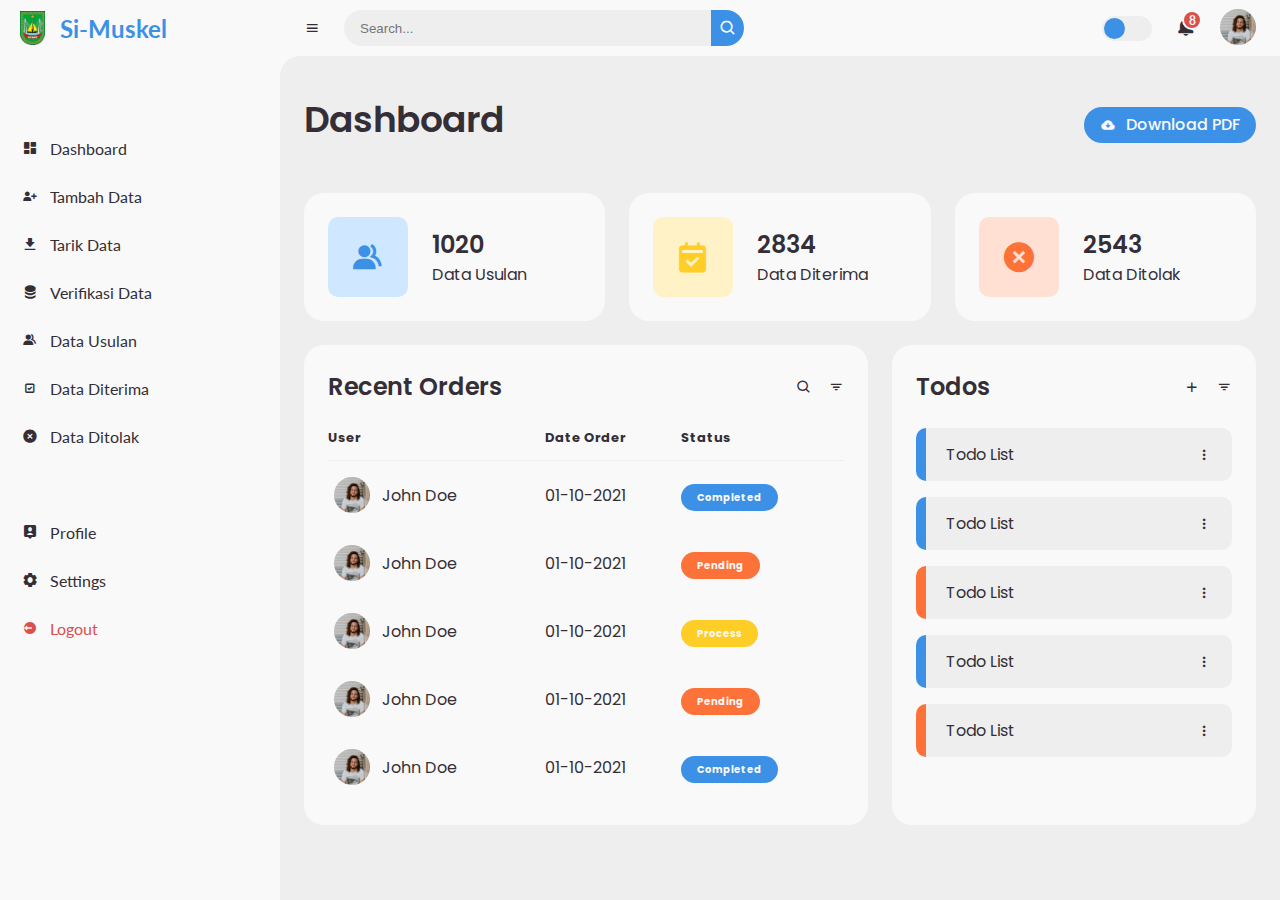
<file: index.html>
<!DOCTYPE html>
<html lang="en">
<head>
	<meta charset="UTF-8">
	<meta name="viewport" content="width=device-width, initial-scale=1.0">

	<!-- Boxicons -->
	<link href='https://unpkg.com/boxicons@2.0.9/css/boxicons.min.css' rel='stylesheet'>
	<!-- My CSS -->
	<link rel="stylesheet" href="style.css">

	<title>Si-Muskel</title>
</head>
<body>

	<!-- SIDEBAR -->
	<section id="sidebar">
		
	</section>
	<!-- SIDEBAR -->



	<!-- CONTENT -->
	<section id="content">
		<!-- NAVBAR -->
		<nav class="navbar">
			<i class='bx bx-menu' ></i>
			<form action="#">
				<div class="form-input">
					<input type="search" placeholder="Search...">
					<button type="submit" class="search-btn"><i class='bx bx-search' ></i></button>
				</div>
			</form>
			<input type="checkbox" id="switch-mode" hidden>
			<label for="switch-mode" class="switch-mode"></label>
			<a href="#" class="notification">
				<i class='bx bxs-bell' ></i>
				<span class="num">8</span>
			</a>
			<a href="#" class="profile">
				<img src="img/people.png">
			</a>
		</nav>
		<!-- NAVBAR -->

		<!-- MAIN -->
		<main>
			<div class="head-title">
				<div class="left">
					<h1>Dashboard</h1>
				</div>
				<a href="#" class="btn-download">
					<i class='bx bxs-cloud-download' ></i>
					<span class="text">Download PDF</span>
				</a>
			</div>

			<ul class="box-info">
				<li>
					<i class='bx bxs-group' ></i>
					<span class="text">
						<h3>1020</h3>
						<p>Data Usulan</p>
					</span>
				</li>
				<li>
					<i class='bx bxs-calendar-check' ></i>
					<span class="text">
						<h3>2834</h3>
						<p>Data Diterima</p>
					</span>
				</li>
				<li>
					<i class='bx bxs-x-circle' ></i>
					<span class="text">
						<h3>2543</h3>
						<p>Data Ditolak</p>
					</span>
				</li>
			</ul>


			<div class="table-data">
				<div class="order">
					<div class="head">
						<h3>Recent Orders</h3>
						<i class='bx bx-search' ></i>
						<i class='bx bx-filter' ></i>
					</div>
					<table>
						<thead>
							<tr>
								<th>User</th>
								<th>Date Order</th>
								<th>Status</th>
							</tr>
						</thead>
						<tbody>
							<tr>
								<td>
									<img src="img/people.png">
									<p>John Doe</p>
								</td>
								<td>01-10-2021</td>
								<td><span class="status completed">Completed</span></td>
							</tr>
							<tr>
								<td>
									<img src="img/people.png">
									<p>John Doe</p>
								</td>
								<td>01-10-2021</td>
								<td><span class="status pending">Pending</span></td>
							</tr>
							<tr>
								<td>
									<img src="img/people.png">
									<p>John Doe</p>
								</td>
								<td>01-10-2021</td>
								<td><span class="status process">Process</span></td>
							</tr>
							<tr>
								<td>
									<img src="img/people.png">
									<p>John Doe</p>
								</td>
								<td>01-10-2021</td>
								<td><span class="status pending">Pending</span></td>
							</tr>
							<tr>
								<td>
									<img src="img/people.png">
									<p>John Doe</p>
								</td>
								<td>01-10-2021</td>
								<td><span class="status completed">Completed</span></td>
							</tr>
						</tbody>
					</table>
				</div>
				<div class="todo">
					<div class="head">
						<h3>Todos</h3>
						<i class='bx bx-plus' ></i>
						<i class='bx bx-filter' ></i>
					</div>
					<ul class="todo-list">
						<li class="completed">
							<p>Todo List</p>
							<i class='bx bx-dots-vertical-rounded' ></i>
						</li>
						<li class="completed">
							<p>Todo List</p>
							<i class='bx bx-dots-vertical-rounded' ></i>
						</li>
						<li class="not-completed">
							<p>Todo List</p>
							<i class='bx bx-dots-vertical-rounded' ></i>
						</li>
						<li class="completed">
							<p>Todo List</p>
							<i class='bx bx-dots-vertical-rounded' ></i>
						</li>
						<li class="not-completed">
							<p>Todo List</p>
							<i class='bx bx-dots-vertical-rounded' ></i>
						</li>
					</ul>
				</div>
			</div>
		</main>
		<!-- MAIN -->
	</section>
	<!-- CONTENT -->
	

	<script src="script.js"></script>
</body>
</html>
</file>
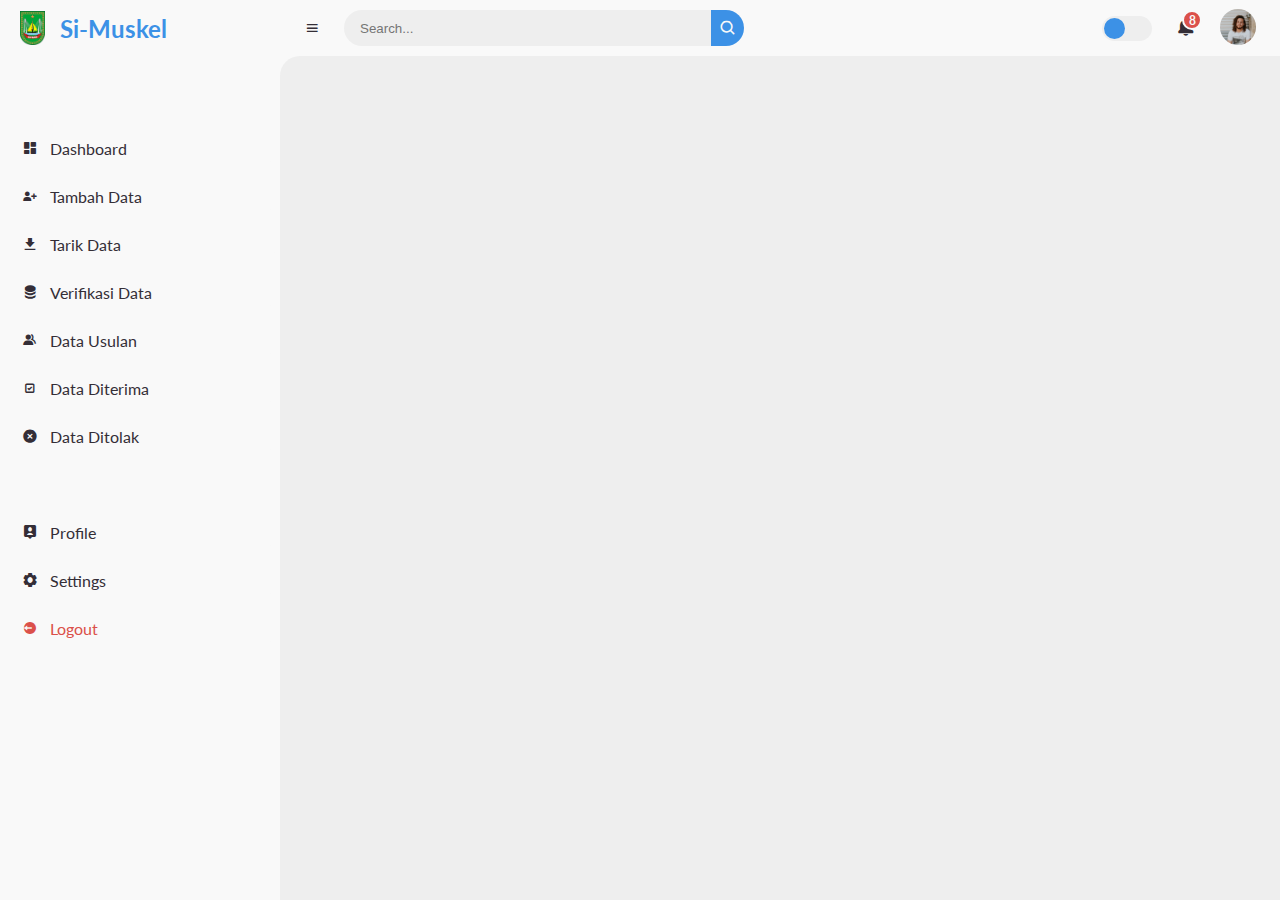
<file: tes.html>
<!DOCTYPE html>
<html lang="en">
<head>
	<meta charset="UTF-8">
	<meta name="viewport" content="width=device-width, initial-scale=1.0">

	<!-- Boxicons -->
	<link href='https://unpkg.com/boxicons@2.0.9/css/boxicons.min.css' rel='stylesheet'>
	<!-- My CSS -->
	<link rel="stylesheet" href="style.css">

	<title>Si-Muskel</title>
</head>
<body>


	<!-- SIDEBAR -->
	<section id="sidebar">
		
	</section>
	<!-- SIDEBAR -->



	<!-- CONTENT -->
	<section id="content">
		<!-- NAVBAR -->
		<nav class="navbar">
			<i class='bx bx-menu' ></i>
			<form action="#">
				<div class="form-input">
					<input type="search" placeholder="Search...">
					<button type="submit" class="search-btn"><i class='bx bx-search' ></i></button>
				</div>
			</form>
			<input type="checkbox" id="switch-mode" hidden>
			<label for="switch-mode" class="switch-mode"></label>
			<a href="#" class="notification">
				<i class='bx bxs-bell' ></i>
				<span class="num">8</span>
			</a>
			<a href="#" class="profile">
				<img src="img/people.png">
			</a>
		</nav>
		<!-- NAVBAR -->

		<!-- MAIN -->
		<main>
			
		</main>
		<!-- MAIN -->
	</section>
	<!-- CONTENT -->
	

	<script src="script.js"></script>
</body>
</html>
</file>
<file: style.css>
@import url('https://fonts.googleapis.com/css2?family=Lato:wght@400;700&family=Poppins:wght@400;500;600;700&display=swap');

* {
	margin: 0;
	padding: 0;
	box-sizing: border-box;
}

a {
	text-decoration: none;
}

li {
	list-style: none;
}

:root {
	--poppins: 'Poppins', sans-serif;
	--lato: 'Lato', sans-serif;

	--light: #F9F9F9;
	--blue: #3C91E6;
	--light-blue: #CFE8FF;
	--grey: #eee;
	--dark-grey: #AAAAAA;
	--dark: #342E37;
	--red: #DB504A;
	--yellow: #FFCE26;
	--light-yellow: #FFF2C6;
	--orange: #FD7238;
	--light-orange: #FFE0D3;
}

html {
	overflow-x: hidden;
}

body.dark {
	--light: #0C0C1E;
	--grey: #060714;
	--dark: #FBFBFB;
}

body {
	background: var(--grey);
	overflow-x: hidden;
}





/* SIDEBAR */
#sidebar {
	position: fixed;
	top: 0;
	left: 0;
	width: 280px;
	height: 100%;
	background: var(--light);
	z-index: 2000;
	font-family: var(--lato);
	transition: .3s ease;
	overflow-x: hidden;
	scrollbar-width: none;
}
#sidebar::--webkit-scrollbar {
	display: none;
}
#sidebar.hide {
	width: 60px;
}
#sidebar .brand {
	font-size: 24px;
	font-weight: 700;
	height: 56px;
	display: flex;
	align-items: center;
	color: var(--blue);
	position: sticky;
	top: 0;
	left: 0;
	background: var(--light);
	z-index: 500;
	padding-bottom: 20px;
	box-sizing: content-box;
}
#sidebar .brand .bx {
	min-width: 60px;
	display: flex;
	justify-content: center;
}
#sidebar .brand img {
	width: 25px;
	display: flex;
	margin-right: 15px;
	margin-left: 20px;
	justify-content: center;
}

#sidebar .side-menu {
	width: 100%;
	margin-top: 48px;
}
#sidebar .side-menu li {
	height: 48px;
	background: transparent;
	margin-left: 6px;
	border-radius: 48px 0 0 48px;
	padding: 4px;
}

#sidebar .side-menu li a {
	width: 100%;
	height: 100%;
	background: var(--light);
	display: flex;
	align-items: center;
	border-radius: 48px;
	font-size: 16px;
	color: var(--dark);
	white-space: nowrap;
	overflow-x: hidden;
}

#sidebar.hide .side-menu li a {
	width: calc(48px - (4px * 2));
	transition: width .3s ease;
}
#sidebar .side-menu li a.logout {
	color: var(--red);
}
#sidebar .side-menu.top li a:hover {
	color: var(--blue);
}
#sidebar .side-menu li a .bx {
	min-width: calc(60px  - ((4px + 6px) * 2));
	display: flex;
	justify-content: center;    
}
/* SIDEBAR */





/* CONTENT */
#content {
	position: relative;
	width: calc(100% - 280px);
	left: 280px;
	transition: .3s ease;
}
#sidebar.hide ~ #content {
	width: calc(100% - 60px);
	left: 60px;
}




/* NAVBAR */
#content nav {
	height: 56px;
	background: var(--light);
	padding: 0 24px;
	display: flex;
	align-items: center;
	grid-gap: 24px;
	font-family: var(--lato);
	position: sticky;
	top: 0;
	left: 0;
	z-index: 1000;
}
#content nav::before {
	content: '';
	position: absolute;
	width: 40px;
	height: 40px;
	bottom: -40px;
	left: 0;
	border-radius: 50%;
	box-shadow: -20px -20px 0 var(--light);
}
#content nav a {
	color: var(--dark);
}
#content nav .bx.bx-menu {
	cursor: pointer;
	color: var(--dark);
}

#content nav form {
	max-width: 400px;
	width: 100%;
	margin-right: auto;
}
#content nav form .form-input {
	display: flex;
	align-items: center;
	height: 36px;
}
#content nav form .form-input input {
	flex-grow: 1;
	padding: 0 16px;
	height: 100%;
	border: none;
	background: var(--grey);
	border-radius: 36px 0 0 36px;
	outline: none;
	width: 100%;
	color: var(--dark);
}
#content nav form .form-input button {
	width: 36px;
	height: 100%;
	display: flex;
	justify-content: center;
	align-items: center;
	background: var(--blue);
	color: var(--light);
	font-size: 18px;
	border: none;
	outline: none;
	border-radius: 0 36px 36px 0;
	cursor: pointer;
}
#content nav .notification {
	font-size: 20px;
	position: relative;
}
#content nav .notification .num {
	position: absolute;
	top: -6px;
	right: -6px;
	width: 20px;
	height: 20px;
	border-radius: 50%;
	border: 2px solid var(--light);
	background: var(--red);
	color: var(--light);
	font-weight: 700;
	font-size: 12px;
	display: flex;
	justify-content: center;
	align-items: center;
}
#content nav .profile img {
	width: 36px;
	height: 36px;
	object-fit: cover;
	border-radius: 50%;
}
#content nav .switch-mode {
	display: block;
	min-width: 50px;
	height: 25px;
	border-radius: 25px;
	background: var(--grey);
	cursor: pointer;
	position: relative;
}
#content nav .switch-mode::before {
	content: '';
	position: absolute;
	top: 2px;
	left: 2px;
	bottom: 2px;
	width: calc(25px - 4px);
	background: var(--blue);
	border-radius: 50%;
	transition: all .3s ease;
}
#content nav #switch-mode:checked + .switch-mode::before {
	left: calc(100% - (25px - 4px) - 2px);
}
/* NAVBAR */





/* MAIN */
#content main {
	width: 100%;
	padding: 36px 24px;
	font-family: var(--poppins);
	max-height: calc(100vh - 56px);
	overflow-y: auto;
}
#content main .head-title {
	display: flex;
	align-items: center;
	justify-content: space-between;
	grid-gap: 16px;
	flex-wrap: wrap;
}
#content main .head-title .left h1 {
	font-size: 36px;
	font-weight: 600;
	margin-bottom: 10px;
	color: var(--dark);
}


#content main .head-title .btn-download {
	height: 36px;
	padding: 0 16px;
	border-radius: 36px;
	background: var(--blue);
	color: var(--light);
	display: flex;
	justify-content: center;
	align-items: center;
	grid-gap: 10px;
	font-weight: 500;
}




#content main .box-info {
	display: grid;
	grid-template-columns: repeat(auto-fit, minmax(240px, 1fr));
	grid-gap: 24px;
	margin-top: 36px;
}
#content main .box-info li {
	padding: 24px;
	background: var(--light);
	border-radius: 20px;
	display: flex;
	align-items: center;
	grid-gap: 24px;
}
#content main .box-info li .bx {
	width: 80px;
	height: 80px;
	border-radius: 10px;
	font-size: 36px;
	display: flex;
	justify-content: center;
	align-items: center;
}
#content main .box-info li:nth-child(1) .bx {
	background: var(--light-blue);
	color: var(--blue);
}
#content main .box-info li:nth-child(2) .bx {
	background: var(--light-yellow);
	color: var(--yellow);
}
#content main .box-info li:nth-child(3) .bx {
	background: var(--light-orange);
	color: var(--orange);
}
#content main .box-info li .text h3 {
	font-size: 24px;
	font-weight: 600;
	color: var(--dark);
}
#content main .box-info li .text p {
	color: var(--dark);	
}





#content main .table-data {
	display: flex;
	flex-wrap: wrap;
	grid-gap: 24px;
	margin-top: 24px;
	width: 100%;
	color: var(--dark);
}
#content main .table-data > div {
	border-radius: 20px;
	background: var(--light);
	padding: 24px;
	overflow-x: auto;
}
#content main .table-data .head {
	display: flex;
	align-items: center;
	grid-gap: 16px;
	margin-bottom: 24px;
}
#content main .table-data .head h3 {
	margin-right: auto;
	font-size: 24px;
	font-weight: 600;
}
#content main .table-data .head .bx {
	cursor: pointer;
}

#content main .table-data .order {
	flex-grow: 1;
	flex-basis: 500px;
}
#content main .table-data .order table {
	width: 100%;
	border-collapse: collapse;
}
#content main .table-data .order table th {
	padding-bottom: 12px;
	font-size: 13px;
	text-align: left;
	border-bottom: 1px solid var(--grey);
}
#content main .table-data .order table td {
	padding: 16px 0;
}
#content main .table-data .order table tr td:first-child {
	display: flex;
	align-items: center;
	grid-gap: 12px;
	padding-left: 6px;
}
#content main .table-data .order table td img {
	width: 36px;
	height: 36px;
	border-radius: 50%;
	object-fit: cover;
}
#content main .table-data .order table tbody tr:hover {
	background: var(--grey);
}
#content main .table-data .order table tr td .status {
	font-size: 10px;
	padding: 6px 16px;
	color: var(--light);
	border-radius: 20px;
	font-weight: 700;
}
#content main .table-data .order table tr td .status.completed {
	background: var(--blue);
}
#content main .table-data .order table tr td .status.process {
	background: var(--yellow);
}
#content main .table-data .order table tr td .status.pending {
	background: var(--orange);
}


#content main .table-data .todo {
	flex-grow: 1;
	flex-basis: 300px;
}
#content main .table-data .todo .todo-list {
	width: 100%;
}
#content main .table-data .todo .todo-list li {
	width: 100%;
	margin-bottom: 16px;
	background: var(--grey);
	border-radius: 10px;
	padding: 14px 20px;
	display: flex;
	justify-content: space-between;
	align-items: center;
}
#content main .table-data .todo .todo-list li .bx {
	cursor: pointer;
}
#content main .table-data .todo .todo-list li.completed {
	border-left: 10px solid var(--blue);
}
#content main .table-data .todo .todo-list li.not-completed {
	border-left: 10px solid var(--orange);
}
#content main .table-data .todo .todo-list li:last-child {
	margin-bottom: 0;
}
/* MAIN */
/* CONTENT */









@media screen and (max-width: 768px) {
	#sidebar {
		width: 200px;
	}
	
	#content {
		width: calc(100% - 60px);
		left: 200px;
	}

	#content nav .nav-link {
		display: none;
	}


}






@media screen and (max-width: 576px) {
	#content nav form .form-input input {
		display: none;
	}

	#content nav form .form-input button {
		width: auto;
		height: auto;
		background: transparent;
		border-radius: none;
		color: var(--dark);
	}

	#content nav form.show .form-input input {
		display: block;
		width: 100%;
	}
	#content nav form.show .form-input button {
		width: 36px;
		height: 100%;
		border-radius: 0 36px 36px 0;
		color: var(--light);
		background: var(--red);
	}

	#content nav form.show ~ .notification,
	#content nav form.show ~ .profile {
		display: none;
	}

	#content main .box-info {
		grid-template-columns: 1fr;
	}

	#content main .table-data .head {
		min-width: 420px;
	}
	#content main .table-data .order table {
		min-width: 420px;
	}
	#content main .table-data .todo .todo-list {
		min-width: 420px;
	}
}
</file>
